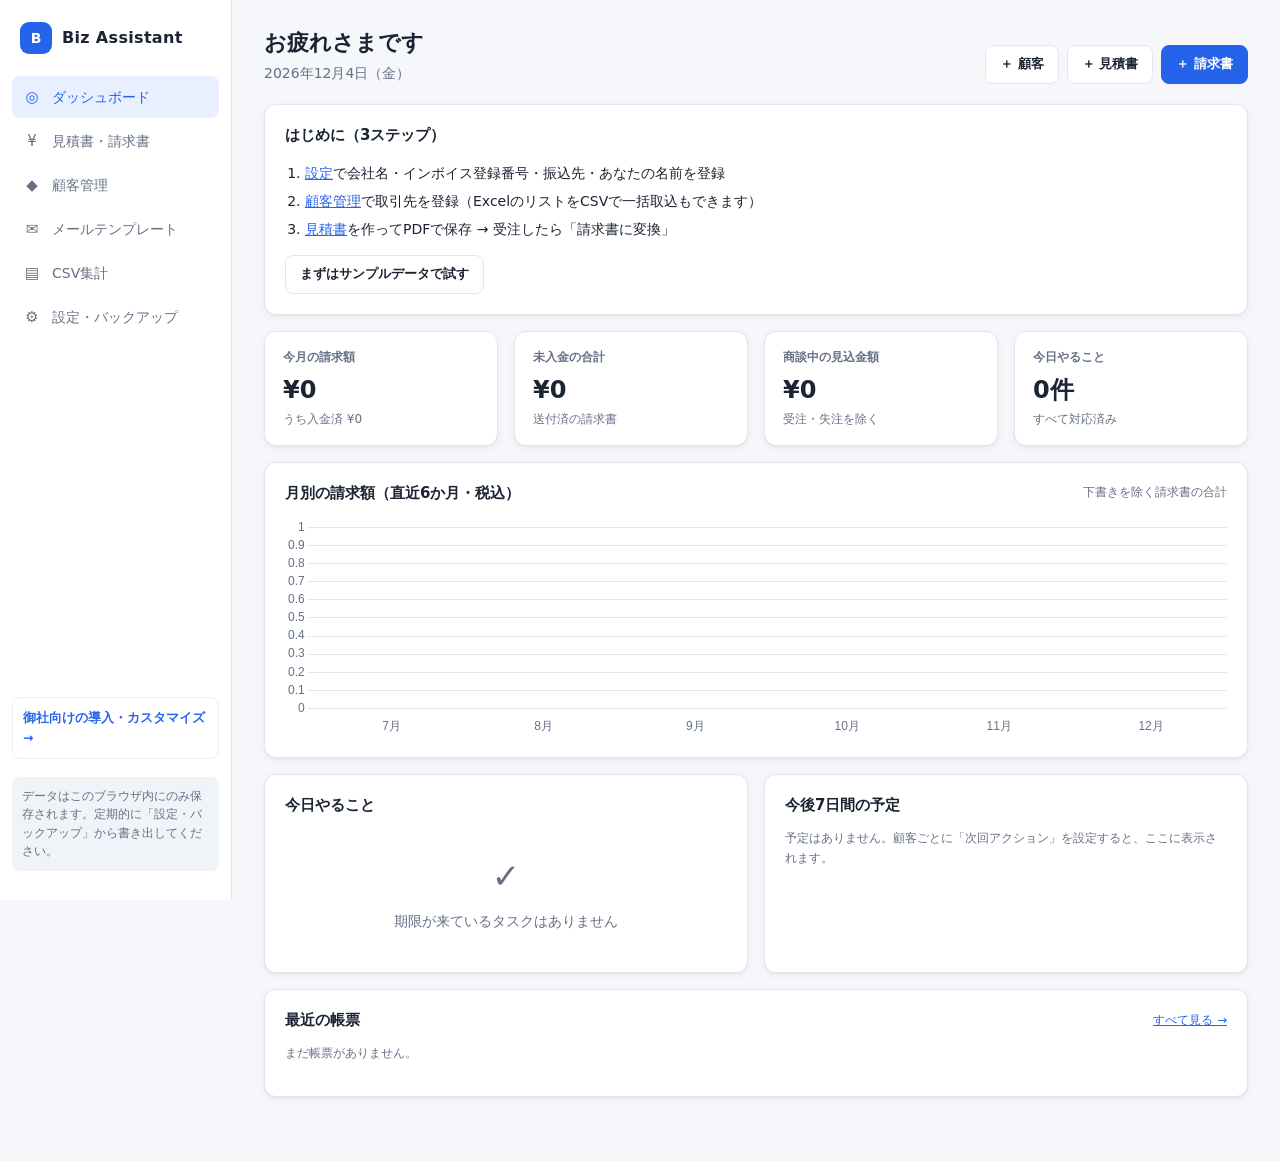
<file: index.html>
<!doctype html>
<html lang="ja">
<head>
  <meta charset="utf-8">
  <meta name="viewport" content="width=device-width, initial-scale=1">
  <title>Biz Assistant｜事務・営業の業務アシスタント</title>
  <meta name="description" content="見積書・請求書の作成、顧客管理、メールテンプレート、CSV集計をブラウザだけで。データは端末内に保存されます。">
  <link rel="icon" href="data:image/svg+xml,<svg xmlns='http://www.w3.org/2000/svg' viewBox='0 0 32 32'><rect width='32' height='32' rx='8' fill='%232563eb'/><path d='M9 8h9a5 5 0 0 1 1.8 9.7A5 5 0 0 1 18 27H9z' fill='white'/></svg>">
  <link rel="stylesheet" href="css/style.css">
</head>
<body>
  <div class="app">
    <aside class="sidebar" id="sidebar">
      <a class="brand" href="#/">
        <span class="brand-mark">B</span>
        <span class="brand-text">Biz Assistant</span>
      </a>
      <nav class="nav" id="nav">
        <a href="#/" data-route="dashboard"><span class="ico">◎</span><span>ダッシュボード</span></a>
        <a href="#/documents" data-route="documents"><span class="ico">¥</span><span>見積書・請求書</span></a>
        <a href="#/customers" data-route="customers"><span class="ico">◆</span><span>顧客管理</span></a>
        <a href="#/templates" data-route="templates"><span class="ico">✉</span><span>メールテンプレート</span></a>
        <a href="#/analyze" data-route="analyze"><span class="ico">▤</span><span>CSV集計</span></a>
        <a href="#/settings" data-route="settings"><span class="ico">⚙</span><span>設定・バックアップ</span></a>
      </nav>
      <a class="sidebar-promo" href="service.html">御社向けの導入・カスタマイズ →</a>
      <p class="sidebar-note">データはこのブラウザ内にのみ保存されます。定期的に「設定・バックアップ」から書き出してください。</p>
    </aside>
    <main class="main" id="view" tabindex="-1"></main>
  </div>
  <div class="toast-wrap" id="toasts" aria-live="polite"></div>
  <div class="modal-backdrop" id="modal" hidden></div>

  <script src="vendor/chart.umd.js"></script>
  <script src="vendor/xlsx.full.min.js"></script>
  <script src="js/db.js"></script>
  <script src="js/util.js"></script>
  <script src="js/settings.js"></script>
  <script src="js/documents.js"></script>
  <script src="js/products.js"></script>
  <script src="js/customers.js"></script>
  <script src="js/templates.js"></script>
  <script src="js/analyze.js"></script>
  <script src="js/dashboard.js"></script>
  <script src="js/sample.js"></script>
  <script src="js/app.js"></script>
</body>
</html>
</file>
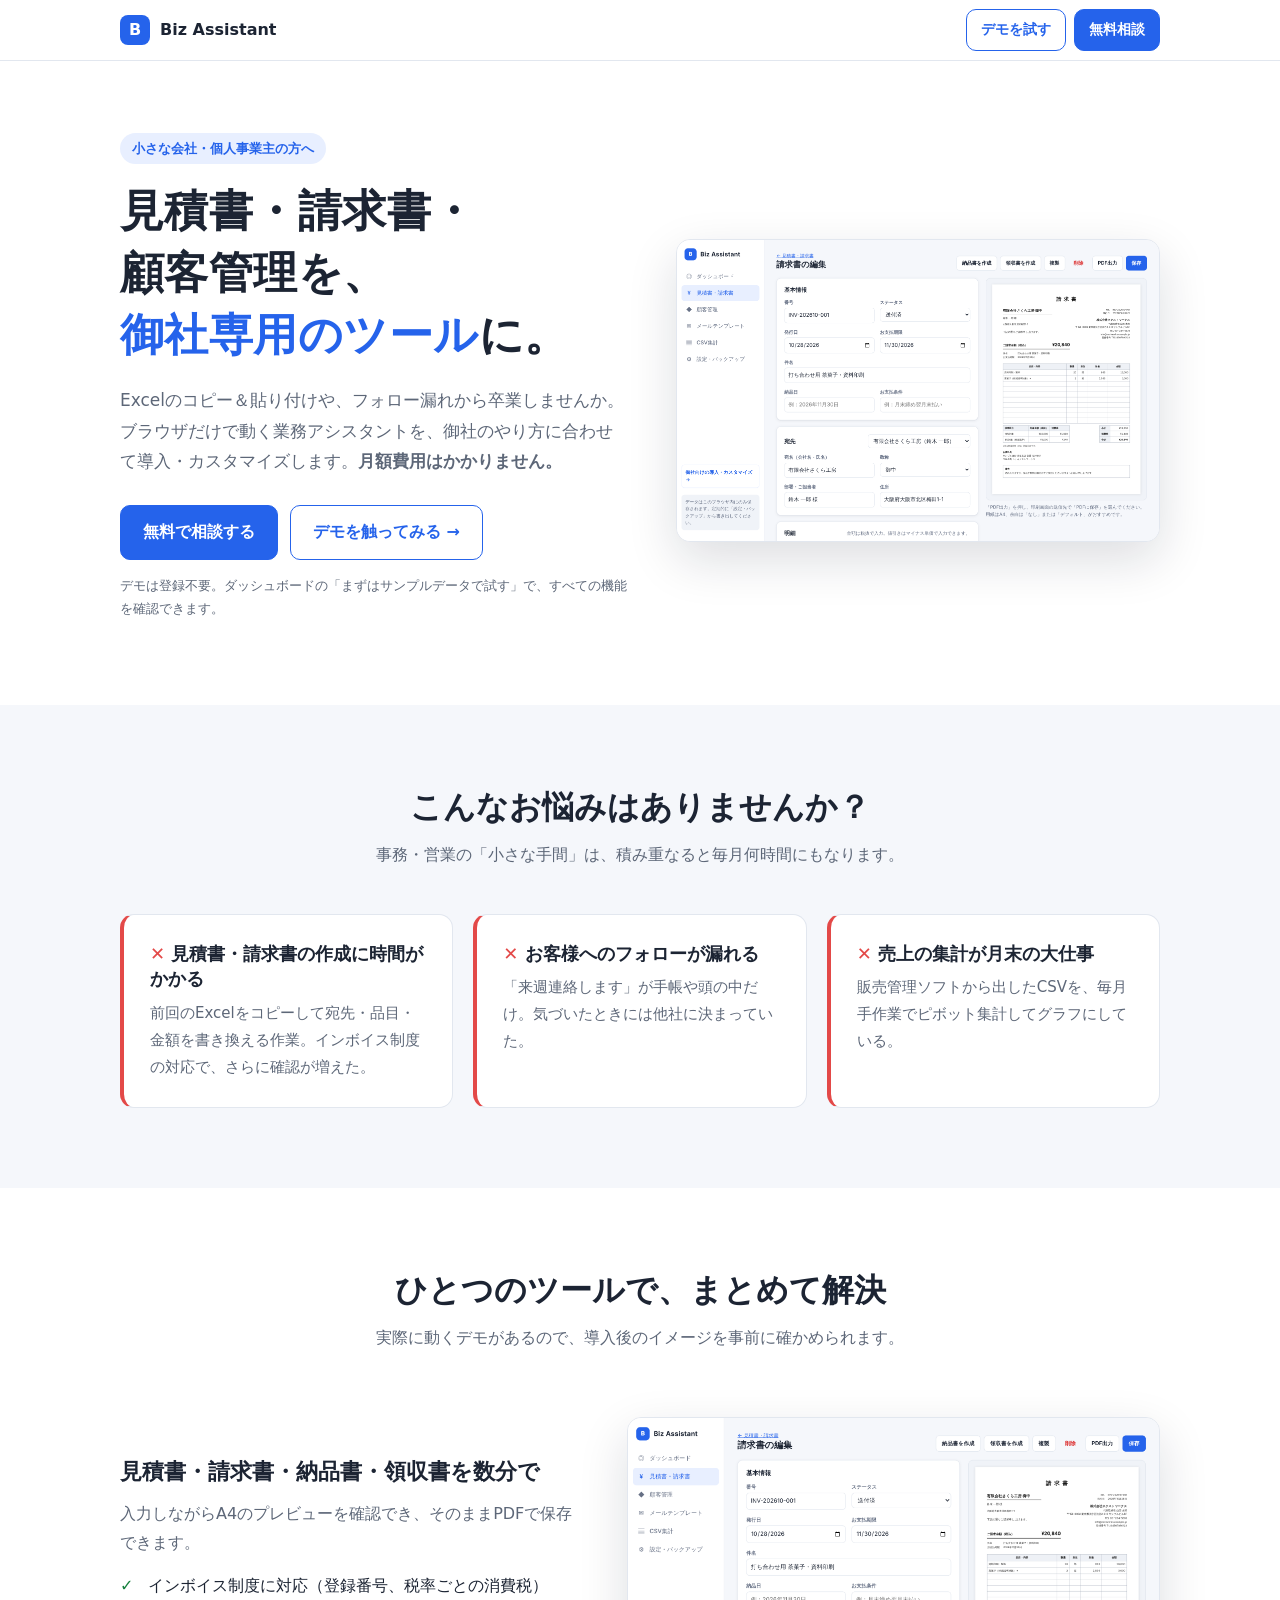
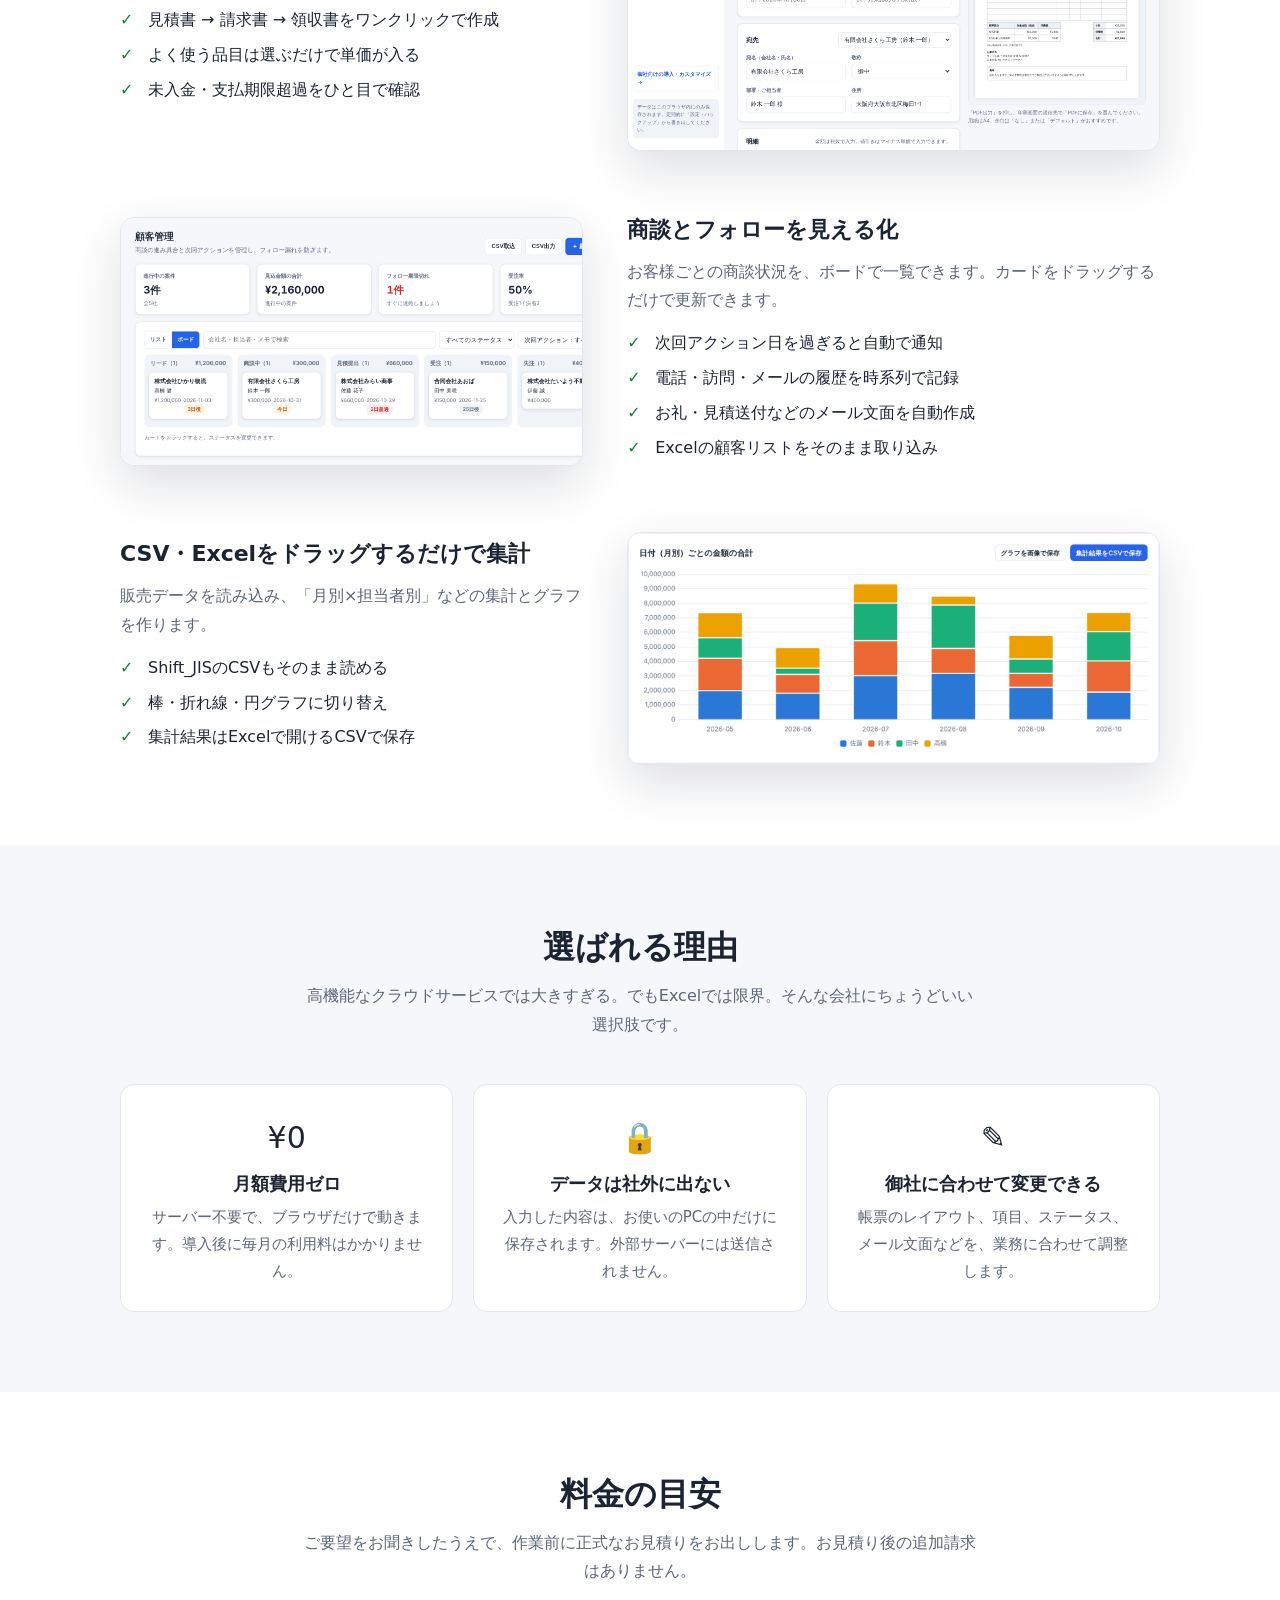
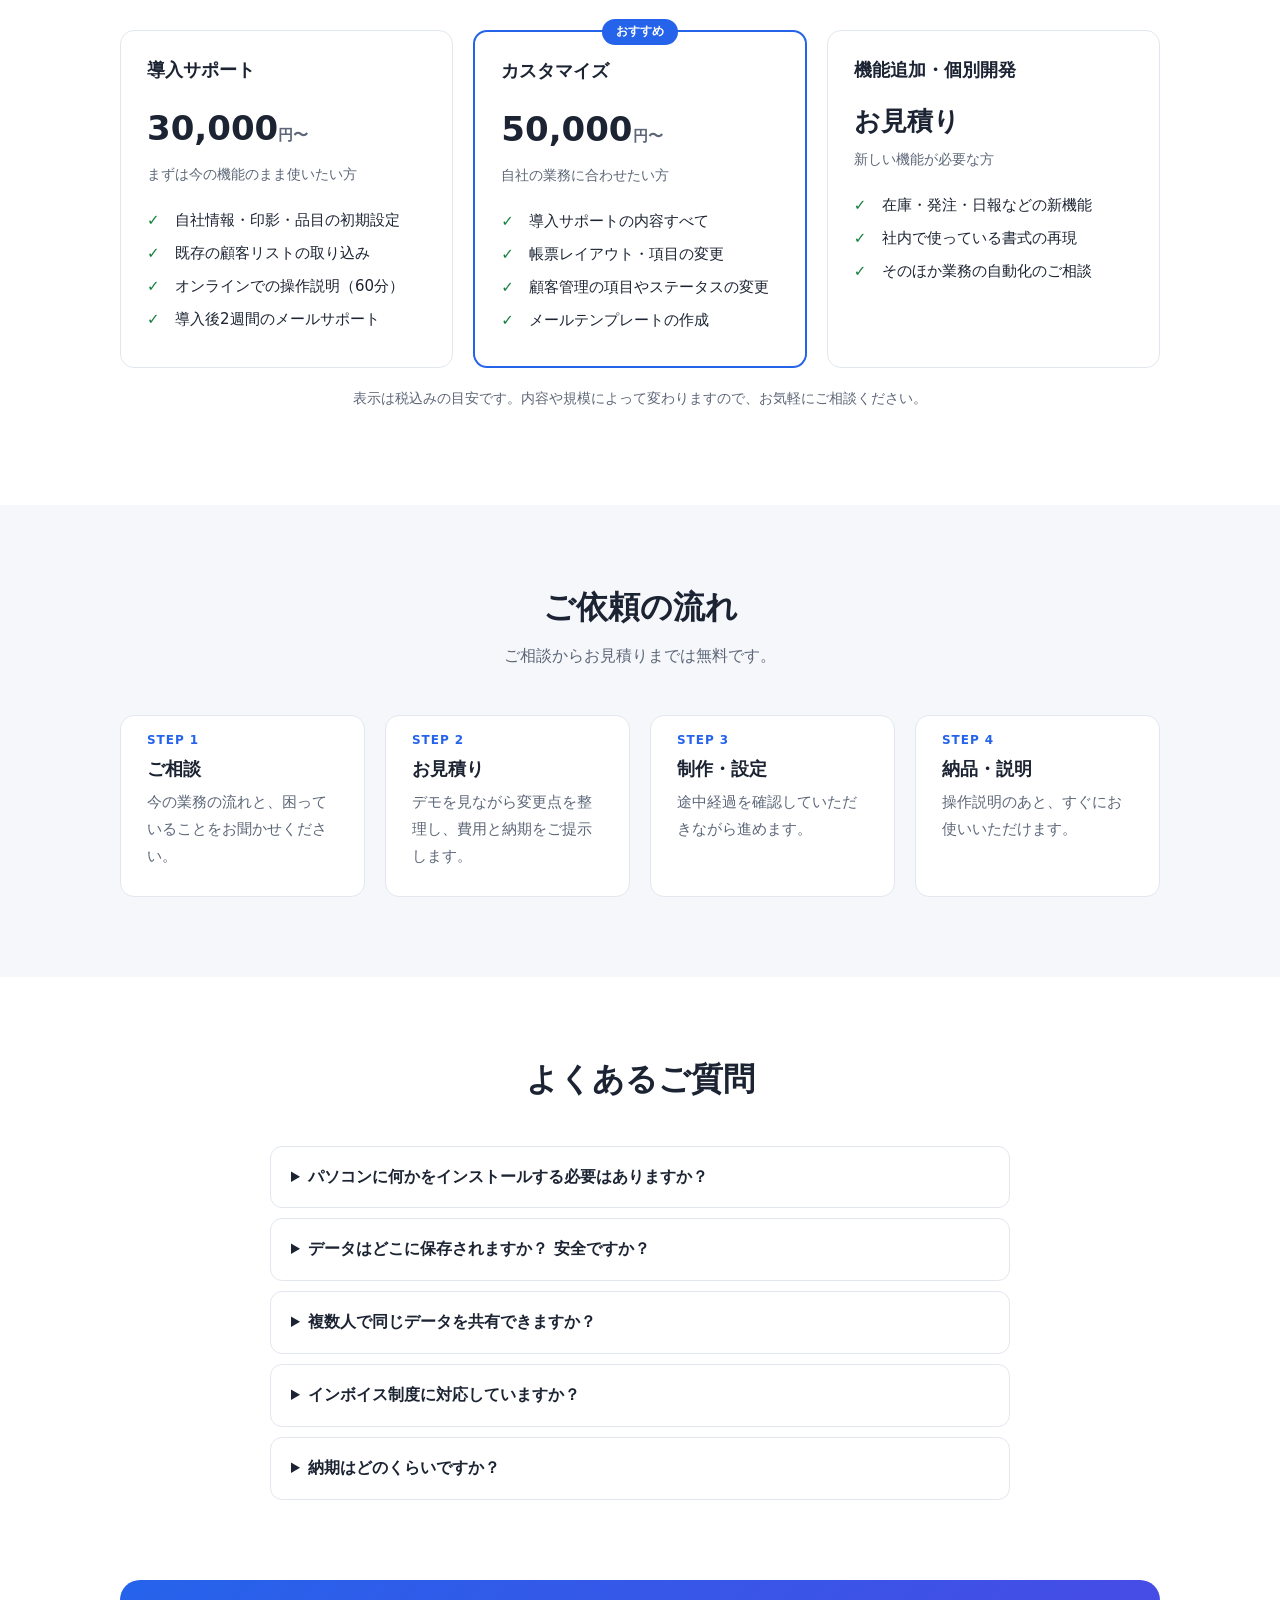
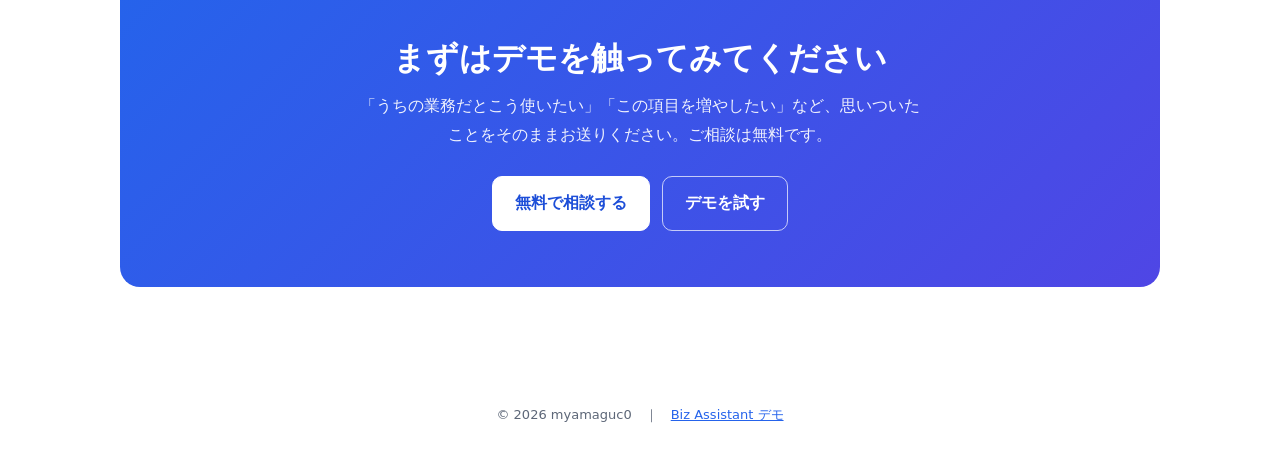
<file: service.html>
<!doctype html>
<html lang="ja">
<head>
  <meta charset="utf-8">
  <meta name="viewport" content="width=device-width, initial-scale=1">
  <title>業務ツール導入・カスタマイズ｜Biz Assistant</title>
  <meta name="description" content="見積書・請求書・顧客管理を、御社の業務に合わせたブラウザツールに。月額費用なし・データは社外に出ない業務アプリの導入とカスタマイズを承ります。">
  <link rel="icon" href="data:image/svg+xml,<svg xmlns='http://www.w3.org/2000/svg' viewBox='0 0 32 32'><rect width='32' height='32' rx='8' fill='%232563eb'/><path d='M9 8h9a5 5 0 0 1 1.8 9.7A5 5 0 0 1 18 27H9z' fill='white'/></svg>">
  <style>
    :root {
      --bg: #ffffff; --bg-soft: #f5f7fb; --text: #1c2433; --muted: #5d6778; --border: #e2e7ef;
      --primary: #2563eb; --primary-dark: #1d4ed8; --primary-weak: #e8efff; --ok: #15803d;
      --font: "Hiragino Sans", "Hiragino Kaku Gothic ProN", "Noto Sans JP", "Yu Gothic UI", "Yu Gothic", Meiryo, system-ui, sans-serif;
      color-scheme: light;
    }
    @media (prefers-color-scheme: dark) {
      :root:not([data-theme="light"]) { --bg: #0f141c; --bg-soft: #161d28; --text: #e6eaf1; --muted: #a3acbb; --border: #2a3444; --primary: #5b8cff; --primary-dark: #7aa2ff; --primary-weak: #1d2b48; --ok: #4ade80; color-scheme: dark; }
    }
    :root[data-theme="dark"] { --bg: #0f141c; --bg-soft: #161d28; --text: #e6eaf1; --muted: #a3acbb; --border: #2a3444; --primary: #5b8cff; --primary-dark: #7aa2ff; --primary-weak: #1d2b48; --ok: #4ade80; color-scheme: dark; }
    * { box-sizing: border-box; }
    body { margin: 0; background: var(--bg); color: var(--text); font-family: var(--font); line-height: 1.8; font-size: 16px; -webkit-font-smoothing: antialiased; }
    a { color: var(--primary); }
    img { max-width: 100%; height: auto; display: block; }
    .wrap { max-width: 1080px; margin: 0 auto; padding: 0 20px; }
    header.top { position: sticky; top: 0; z-index: 10; background: color-mix(in srgb, var(--bg) 88%, transparent); backdrop-filter: blur(8px); border-bottom: 1px solid var(--border); }
    header.top .wrap { display: flex; align-items: center; justify-content: space-between; height: 60px; gap: 12px; }
    .brand { display: flex; align-items: center; gap: 10px; font-weight: 700; color: var(--text); text-decoration: none; }
    .brand i { width: 30px; height: 30px; border-radius: 8px; background: var(--primary); color: #fff; display: grid; place-items: center; font-style: normal; font-weight: 800; }
    .btn { display: inline-flex; align-items: center; justify-content: center; gap: 8px; padding: 12px 22px; border-radius: 10px; font-weight: 700; text-decoration: none; border: 1.5px solid var(--primary); white-space: nowrap; }
    .btn-primary { background: var(--primary); color: #fff; }
    .btn-primary:hover { background: var(--primary-dark); border-color: var(--primary-dark); }
    .btn-outline { color: var(--primary); background: transparent; }
    .btn-sm { padding: 7px 14px; font-size: 14px; }
    section { padding: 80px 0; }
    section.soft { background: var(--bg-soft); }
    h1, h2, h3 { line-height: 1.4; margin: 0; }
    h2 { font-size: clamp(24px, 3.4vw, 32px); text-align: center; margin-bottom: 12px; }
    .lead { text-align: center; color: var(--muted); margin: 0 auto 44px; max-width: 680px; }
    .eyebrow { display: inline-block; font-size: 13px; font-weight: 700; color: var(--primary); background: var(--primary-weak); padding: 4px 12px; border-radius: 999px; margin-bottom: 16px; }

    .hero { padding: 72px 0 56px; }
    .hero .wrap { display: grid; grid-template-columns: 1.05fr 1fr; gap: 48px; align-items: center; }
    .hero h1 { font-size: clamp(28px, 4.4vw, 44px); letter-spacing: .01em; }
    .hero h1 em { font-style: normal; color: var(--primary); }
    .hero p { color: var(--muted); font-size: 17px; margin: 20px 0 28px; }
    .hero .cta { display: flex; gap: 12px; flex-wrap: wrap; }
    .hero .note { font-size: 13px; color: var(--muted); margin-top: 14px; }
    .shot { border-radius: 14px; border: 1px solid var(--border); box-shadow: 0 18px 50px rgba(16, 24, 40, .14); overflow: hidden; background: #fff; }

    .grid { display: grid; gap: 20px; }
    .g3 { grid-template-columns: repeat(3, 1fr); }
    .g2 { grid-template-columns: repeat(2, 1fr); }
    .card { background: var(--bg); border: 1px solid var(--border); border-radius: 14px; padding: 26px; }
    .card h3 { font-size: 18px; margin-bottom: 8px; }
    .card p { margin: 0; color: var(--muted); font-size: 15px; }
    .pain .card { border-left: 4px solid #e34948; }
    .pain .card h3::before { content: "✕ "; color: #e34948; }

    .feature { display: grid; grid-template-columns: 1fr 1.15fr; gap: 44px; align-items: center; margin-top: 64px; }
    .feature:nth-of-type(even) .text { order: 2; }
    .feature h3 { font-size: 22px; margin-bottom: 12px; }
    .feature p { color: var(--muted); margin: 0 0 14px; }
    .checks { list-style: none; padding: 0; margin: 0; }
    .checks li { padding-left: 28px; position: relative; margin: 6px 0; }
    .checks li::before { content: "✓"; position: absolute; left: 0; top: 0; color: var(--ok); font-weight: 800; }

    .why .card { text-align: center; }
    .why .ico { font-size: 30px; margin-bottom: 6px; }

    .price .card { display: flex; flex-direction: column; }
    .price .card.pick { border: 2px solid var(--primary); position: relative; }
    .price .card.pick::before { content: "おすすめ"; position: absolute; top: -13px; left: 50%; transform: translateX(-50%); background: var(--primary); color: #fff; font-size: 12px; font-weight: 700; padding: 2px 14px; border-radius: 999px; }
    .price .amount { font-size: 34px; font-weight: 800; margin: 8px 0 2px; font-variant-numeric: tabular-nums; }
    .price .amount small { font-size: 15px; font-weight: 600; color: var(--muted); }
    .price .who { color: var(--muted); font-size: 14px; margin-bottom: 14px; }
    .price ul { font-size: 15px; flex: 1; }
    .price-note { text-align: center; color: var(--muted); font-size: 14px; margin-top: 18px; }

    .steps { counter-reset: s; }
    .steps .card { position: relative; padding-top: 40px; }
    .steps .card::before { counter-increment: s; content: "STEP " counter(s); position: absolute; top: 14px; left: 26px; font-size: 12px; font-weight: 800; color: var(--primary); letter-spacing: .08em; }
    .g4 { grid-template-columns: repeat(4, 1fr); }

    details { border: 1px solid var(--border); border-radius: 12px; padding: 16px 20px; background: var(--bg); }
    details + details { margin-top: 10px; }
    summary { font-weight: 700; cursor: pointer; }
    details p { color: var(--muted); margin: 10px 0 0; }

    .final { text-align: center; background: linear-gradient(135deg, var(--primary), #4f46e5); color: #fff; border-radius: 20px; padding: 56px 24px; }
    .final h2 { color: #fff; }
    .final p { opacity: .92; margin: 0 auto 26px; max-width: 560px; }
    .final .btn-primary { background: #fff; color: #1d4ed8; border-color: #fff; }
    .final .btn-outline { color: #fff; border-color: rgba(255, 255, 255, .7); }
    footer { padding: 36px 0; text-align: center; font-size: 13px; color: var(--muted); }

    @media (max-width: 860px) {
      section { padding: 56px 0; }
      .hero .wrap, .feature { grid-template-columns: 1fr; gap: 28px; }
      .feature:nth-of-type(even) .text { order: 0; }
      .g3, .g4 { grid-template-columns: 1fr; }
      .g2 { grid-template-columns: 1fr; }
      header.top .hide-sp { display: none; }
    }
  </style>
</head>
<body>
  <header class="top">
    <div class="wrap">
      <a class="brand" href="#"><i>B</i><span>Biz Assistant</span></a>
      <div style="display:flex; gap:8px">
        <a class="btn btn-outline btn-sm hide-sp" href="./#/">デモを試す</a>
        <a class="btn btn-primary btn-sm" data-contact href="#contact">無料相談</a>
      </div>
    </div>
  </header>

  <section class="hero">
    <div class="wrap">
      <div>
        <span class="eyebrow">小さな会社・個人事業主の方へ</span>
        <h1>見積書・請求書・<span style="white-space:nowrap">顧客管理を、</span><br><em>御社専用のツール</em>に。</h1>
        <p>Excelのコピー＆貼り付けや、フォロー漏れから卒業しませんか。ブラウザだけで動く業務アシスタントを、御社のやり方に合わせて導入・カスタマイズします。<b>月額費用はかかりません。</b></p>
        <div class="cta">
          <a class="btn btn-primary" data-contact href="#contact">無料で相談する</a>
          <a class="btn btn-outline" href="./#/">デモを触ってみる →</a>
        </div>
        <p class="note">デモは登録不要。ダッシュボードの「まずはサンプルデータで試す」で、すべての機能を確認できます。</p>
      </div>
      <div class="shot"><img src="docs/lp-invoice.png" alt="請求書の編集画面。左で入力すると右にA4のプレビューが表示される" width="1920" height="1200"></div>
    </div>
  </section>

  <section class="soft pain">
    <div class="wrap">
      <h2>こんなお悩みはありませんか？</h2>
      <p class="lead">事務・営業の「小さな手間」は、積み重なると毎月何時間にもなります。</p>
      <div class="grid g3">
        <div class="card"><h3>見積書・請求書の作成に時間がかかる</h3><p>前回のExcelをコピーして宛先・品目・金額を書き換える作業。インボイス制度の対応で、さらに確認が増えた。</p></div>
        <div class="card"><h3>お客様へのフォローが漏れる</h3><p>「来週連絡します」が手帳や頭の中だけ。気づいたときには他社に決まっていた。</p></div>
        <div class="card"><h3>売上の集計が月末の大仕事</h3><p>販売管理ソフトから出したCSVを、毎月手作業でピボット集計してグラフにしている。</p></div>
      </div>
    </div>
  </section>

  <section>
    <div class="wrap">
      <h2>ひとつのツールで、まとめて解決</h2>
      <p class="lead">実際に動くデモがあるので、導入後のイメージを事前に確かめられます。</p>

      <div class="feature">
        <div class="text">
          <h3>見積書・請求書・納品書・領収書を数分で</h3>
          <p>入力しながらA4のプレビューを確認でき、そのままPDFで保存できます。</p>
          <ul class="checks">
            <li>インボイス制度に対応（登録番号、税率ごとの消費税）</li>
            <li>見積書 → 請求書 → 領収書をワンクリックで作成</li>
            <li>よく使う品目は選ぶだけで単価が入る</li>
            <li>未入金・支払期限超過をひと目で確認</li>
          </ul>
        </div>
        <div class="shot"><img src="docs/lp-invoice.png" alt="見積書・請求書の作成画面" loading="lazy" width="1920" height="1200"></div>
      </div>

      <div class="feature">
        <div class="text">
          <h3>商談とフォローを見える化</h3>
          <p>お客様ごとの商談状況を、ボードで一覧できます。カードをドラッグするだけで更新できます。</p>
          <ul class="checks">
            <li>次回アクション日を過ぎると自動で通知</li>
            <li>電話・訪問・メールの履歴を時系列で記録</li>
            <li>お礼・見積送付などのメール文面を自動作成</li>
            <li>Excelの顧客リストをそのまま取り込み</li>
          </ul>
        </div>
        <div class="shot"><img src="docs/lp-customers.png" alt="顧客管理のボード表示" loading="lazy" width="1572" height="840"></div>
      </div>

      <div class="feature">
        <div class="text">
          <h3>CSV・Excelをドラッグするだけで集計</h3>
          <p>販売データを読み込み、「月別×担当者別」などの集計とグラフを作ります。</p>
          <ul class="checks">
            <li>Shift_JISのCSVもそのまま読める</li>
            <li>棒・折れ線・円グラフに切り替え</li>
            <li>集計結果はExcelで開けるCSVで保存</li>
          </ul>
        </div>
        <div class="shot"><img src="docs/lp-analyze.png" alt="売上の月別・担当者別集計とグラフ" loading="lazy" width="1476" height="642"></div>
      </div>
    </div>
  </section>

  <section class="soft why">
    <div class="wrap">
      <h2>選ばれる理由</h2>
      <p class="lead">高機能なクラウドサービスでは大きすぎる。でもExcelでは限界。そんな会社にちょうどいい選択肢です。</p>
      <div class="grid g3">
        <div class="card"><div class="ico">¥0</div><h3>月額費用ゼロ</h3><p>サーバー不要で、ブラウザだけで動きます。導入後に毎月の利用料はかかりません。</p></div>
        <div class="card"><div class="ico">🔒</div><h3>データは社外に出ない</h3><p>入力した内容は、お使いのPCの中だけに保存されます。外部サーバーには送信されません。</p></div>
        <div class="card"><div class="ico">✎</div><h3>御社に合わせて変更できる</h3><p>帳票のレイアウト、項目、ステータス、メール文面などを、業務に合わせて調整します。</p></div>
      </div>
    </div>
  </section>

  <section class="price">
    <div class="wrap">
      <h2>料金の目安</h2>
      <p class="lead">ご要望をお聞きしたうえで、作業前に正式なお見積りをお出しします。お見積り後の追加請求はありません。</p>
      <div class="grid g3">
        <div class="card">
          <h3>導入サポート</h3>
          <div class="amount">30,000<small>円〜</small></div>
          <div class="who">まずは今の機能のまま使いたい方</div>
          <ul class="checks">
            <li>自社情報・印影・品目の初期設定</li>
            <li>既存の顧客リストの取り込み</li>
            <li>オンラインでの操作説明（60分）</li>
            <li>導入後2週間のメールサポート</li>
          </ul>
        </div>
        <div class="card pick">
          <h3>カスタマイズ</h3>
          <div class="amount">50,000<small>円〜</small></div>
          <div class="who">自社の業務に合わせたい方</div>
          <ul class="checks">
            <li>導入サポートの内容すべて</li>
            <li>帳票レイアウト・項目の変更</li>
            <li>顧客管理の項目やステータスの変更</li>
            <li>メールテンプレートの作成</li>
          </ul>
        </div>
        <div class="card">
          <h3>機能追加・個別開発</h3>
          <div class="amount" style="font-size:26px">お見積り</div>
          <div class="who">新しい機能が必要な方</div>
          <ul class="checks">
            <li>在庫・発注・日報などの新機能</li>
            <li>社内で使っている書式の再現</li>
            <li>そのほか業務の自動化のご相談</li>
          </ul>
        </div>
      </div>
      <p class="price-note">表示は税込みの目安です。内容や規模によって変わりますので、お気軽にご相談ください。</p>
    </div>
  </section>

  <section class="soft steps">
    <div class="wrap">
      <h2>ご依頼の流れ</h2>
      <p class="lead">ご相談からお見積りまでは無料です。</p>
      <div class="grid g4">
        <div class="card"><h3>ご相談</h3><p>今の業務の流れと、困っていることをお聞かせください。</p></div>
        <div class="card"><h3>お見積り</h3><p>デモを見ながら変更点を整理し、費用と納期をご提示します。</p></div>
        <div class="card"><h3>制作・設定</h3><p>途中経過を確認していただきながら進めます。</p></div>
        <div class="card"><h3>納品・説明</h3><p>操作説明のあと、すぐにお使いいただけます。</p></div>
      </div>
    </div>
  </section>

  <section>
    <div class="wrap" style="max-width:780px">
      <h2>よくあるご質問</h2>
      <p class="lead"></p>
      <details><summary>パソコンに何かをインストールする必要はありますか？</summary><p>いいえ。Chrome や Edge などのブラウザで開くだけで使えます。社内のPCにファイルを置いて使う方法と、Webで公開して使う方法の、どちらにも対応できます。</p></details>
      <details><summary>データはどこに保存されますか？ 安全ですか？</summary><p>お使いのブラウザの中（PC内）に保存され、外部のサーバーには送信されません。そのぶん、PCの故障やブラウザのデータ削除に備えて、定期的なバックアップ（ボタン1つでファイルに書き出せます）をおすすめしています。</p></details>
      <details><summary>複数人で同じデータを共有できますか？</summary><p>標準の構成では、データはPCごとに保存されます。複数人での共有が必要な場合は、クラウドとの連携などの方法をご提案しますので、ご相談ください。</p></details>
      <details><summary>インボイス制度に対応していますか？</summary><p>適格請求書の記載事項（登録番号、税率ごとの対価の合計と消費税額など）に対応しています。消費税の端数処理は、1枚の書類につき税率ごとに1回です。</p></details>
      <details><summary>納期はどのくらいですか？</summary><p>導入サポートは最短1週間、カスタマイズは内容により2〜4週間が目安です。</p></details>
    </div>
  </section>

  <section id="contact" style="padding-top:0">
    <div class="wrap">
      <div class="final">
        <h2>まずはデモを触ってみてください</h2>
        <p>「うちの業務だとこう使いたい」「この項目を増やしたい」など、思いついたことをそのままお送りください。ご相談は無料です。</p>
        <div style="display:flex; gap:12px; justify-content:center; flex-wrap:wrap">
          <a class="btn btn-primary" data-contact data-contact-label href="#">無料で相談する</a>
          <a class="btn btn-outline" href="./#/">デモを試す</a>
        </div>
      </div>
    </div>
  </section>

  <footer>
    <div class="wrap">© <span id="yr"></span> <span data-name></span>　｜　<a href="./#/">Biz Assistant デモ</a></div>
  </footer>

  <script>
    /* ===== ここを書き換えるだけで、問い合わせ先と表示名を変更できます ===== */
    const CONFIG = {
      name: 'myamaguc0',                                                   // 表示名（本名・屋号など）
      contactUrl: 'https://github.com/myamaguc0/myamaguc01-/issues/new',   // 問い合わせ先（ココナラのURL、Googleフォーム、mailto:〜 など）
      contactLabel: '無料で相談する',                                       // 問い合わせボタンの文字
    };
    /* ===================================================================== */
    document.querySelectorAll('[data-contact]').forEach((a) => {
      if (a.getAttribute('href') !== '#contact') { a.href = CONFIG.contactUrl; a.target = '_blank'; a.rel = 'noopener'; }
    });
    document.querySelectorAll('[data-contact-label]').forEach((a) => (a.textContent = CONFIG.contactLabel));
    document.querySelectorAll('[data-name]').forEach((el) => (el.textContent = CONFIG.name));
    document.getElementById('yr').textContent = new Date().getFullYear();
  </script>
</body>
</html>
</file>
<file: css/style.css>
:root {
  --bg: #f5f7fb;
  --surface: #ffffff;
  --surface-2: #f0f3f8;
  --border: #e2e7ef;
  --text: #1c2433;
  --muted: #667085;
  --primary: #2563eb;
  --primary-weak: #e8efff;
  --danger: #dc2626;
  --danger-weak: #fdecec;
  --warn: #b45309;
  --warn-weak: #fff4e0;
  --ok: #15803d;
  --ok-weak: #e7f6ec;
  --shadow: 0 1px 2px rgba(16, 24, 40, .05), 0 2px 8px rgba(16, 24, 40, .05);
  --radius: 12px;
  --font: "Hiragino Sans", "Hiragino Kaku Gothic ProN", "Noto Sans JP", "Yu Gothic UI", "Yu Gothic", Meiryo, system-ui, sans-serif;
  color-scheme: light;
}
@media (prefers-color-scheme: dark) {
  :root {
    --bg: #0f141c;
    --surface: #171e29;
    --surface-2: #1e2734;
    --border: #2a3444;
    --text: #e6eaf1;
    --muted: #98a2b3;
    --primary: #5b8cff;
    --primary-weak: #1d2b48;
    --danger: #f87171;
    --danger-weak: #3a1d1f;
    --warn: #fbbf24;
    --warn-weak: #3a2c12;
    --ok: #4ade80;
    --ok-weak: #15301f;
    --shadow: 0 1px 2px rgba(0, 0, 0, .3);
    color-scheme: dark;
  }
}

* { box-sizing: border-box; }
html, body { margin: 0; }
body { background: var(--bg); color: var(--text); font-family: var(--font); font-size: 14px; line-height: 1.6; -webkit-font-smoothing: antialiased; }
a { color: var(--primary); }
h1, h2, h3, h4 { margin: 0; line-height: 1.35; }
input, select, textarea, button { font: inherit; color: inherit; }

/* ---------- layout ---------- */
.app { display: grid; grid-template-columns: 232px 1fr; min-height: 100vh; }
.sidebar { position: sticky; top: 0; height: 100vh; background: var(--surface); border-right: 1px solid var(--border); padding: 18px 12px; display: flex; flex-direction: column; gap: 18px; }
.brand { display: flex; align-items: center; gap: 10px; text-decoration: none; color: var(--text); padding: 4px 8px; }
.brand-mark { width: 32px; height: 32px; border-radius: 9px; background: var(--primary); color: #fff; display: grid; place-items: center; font-weight: 800; }
.brand-text { font-weight: 700; font-size: 16px; letter-spacing: .02em; }
.nav { display: flex; flex-direction: column; gap: 2px; }
.nav a { display: flex; align-items: center; gap: 10px; padding: 9px 10px; border-radius: 8px; color: var(--muted); text-decoration: none; font-weight: 500; }
.nav a:hover { background: var(--surface-2); color: var(--text); }
.nav a.active { background: var(--primary-weak); color: var(--primary); }
.nav .ico { width: 20px; text-align: center; font-size: 15px; }
.sidebar-promo { margin-top: auto; font-size: 12.5px; font-weight: 600; text-decoration: none; padding: 10px; border: 1px solid var(--primary-weak); border-radius: 8px; color: var(--primary); }
.sidebar-promo:hover { background: var(--primary-weak); }
@media (max-width: 860px) { .sidebar-promo { display: none; } }
.sidebar-note { margin-top: 0; font-size: 11.5px; color: var(--muted); padding: 10px; background: var(--surface-2); border-radius: 8px; }
.main { padding: 28px 32px 64px; max-width: 1280px; width: 100%; outline: none; }

@media (max-width: 860px) {
  .app { grid-template-columns: 1fr; }
  .sidebar { position: sticky; z-index: 20; height: auto; flex-direction: row; align-items: center; padding: 8px 12px; gap: 8px; border-right: 0; border-bottom: 1px solid var(--border); overflow-x: auto; }
  .brand-text, .sidebar-note { display: none; }
  .nav { flex-direction: row; }
  .nav a { white-space: nowrap; padding: 7px 10px; font-size: 13px; }
  .nav a span:not(.ico) { display: none; }
  .nav a.active span:not(.ico) { display: inline; }
  .main { padding: 18px 16px 48px; }
}

/* ---------- page header ---------- */
.page-head { display: flex; align-items: flex-end; justify-content: space-between; gap: 16px; margin-bottom: 20px; flex-wrap: wrap; }
.page-head h1 { font-size: 22px; }
.page-head p { margin: 4px 0 0; color: var(--muted); }
.actions { display: flex; gap: 8px; flex-wrap: wrap; align-items: center; }

/* ---------- components ---------- */
.card { background: var(--surface); border: 1px solid var(--border); border-radius: var(--radius); box-shadow: var(--shadow); padding: 20px; }
.card + .card { margin-top: 16px; }
.grid > .card + .card { margin-top: 0; }
.card h2 { font-size: 15px; margin-bottom: 14px; }
.card-head { display: flex; justify-content: space-between; align-items: center; gap: 12px; margin-bottom: 14px; flex-wrap: wrap; }
.card-head h2 { margin: 0; }
.grid { display: grid; gap: 16px; }
.grid-2 { grid-template-columns: repeat(2, minmax(0, 1fr)); }
.grid-3 { grid-template-columns: repeat(3, minmax(0, 1fr)); }
.grid-4 { grid-template-columns: repeat(4, minmax(0, 1fr)); }
@media (max-width: 1000px) { .grid-4 { grid-template-columns: repeat(2, minmax(0, 1fr)); } .grid-3 { grid-template-columns: 1fr; } }
@media (max-width: 640px) { .grid-2, .grid-4 { grid-template-columns: 1fr; } }

.btn { display: inline-flex; align-items: center; justify-content: center; gap: 6px; padding: 8px 14px; border-radius: 8px; border: 1px solid var(--border); background: var(--surface); cursor: pointer; font-weight: 600; font-size: 13px; text-decoration: none; color: var(--text); white-space: nowrap; }
.btn:hover { background: var(--surface-2); }
.btn-primary { background: var(--primary); border-color: var(--primary); color: #fff; }
.btn-primary:hover { background: var(--primary); filter: brightness(1.08); }
.btn-danger { background: var(--danger); border-color: var(--danger); color: #fff; }
.btn-danger:hover { background: var(--danger); filter: brightness(1.08); }
.btn-ghost { border-color: transparent; background: transparent; }
.btn-sm { padding: 5px 10px; font-size: 12px; }
.icon-btn { border: 0; background: transparent; cursor: pointer; font-size: 18px; color: var(--muted); width: 32px; height: 32px; border-radius: 6px; }
.icon-btn:hover { background: var(--surface-2); color: var(--text); }

.field { display: flex; flex-direction: column; gap: 5px; }
.field > span { font-size: 12px; font-weight: 600; color: var(--muted); }
.field small { color: var(--muted); font-size: 11.5px; }
.input, .field input, .field select, .field textarea { width: 100%; padding: 8px 10px; border: 1px solid var(--border); border-radius: 8px; background: var(--surface); }
.input:focus, .field input:focus, .field select:focus, .field textarea:focus, .items input:focus, .items select:focus { outline: 2px solid var(--primary-weak); border-color: var(--primary); }
textarea { resize: vertical; min-height: 80px; }
.form-grid { display: grid; grid-template-columns: repeat(2, minmax(0, 1fr)); gap: 14px; }
.form-grid .span-2 { grid-column: span 2; }
@media (max-width: 640px) { .form-grid { grid-template-columns: 1fr; } .form-grid .span-2 { grid-column: auto; } }

.toolbar { display: flex; gap: 8px; margin-bottom: 14px; flex-wrap: wrap; }
.toolbar .input { width: auto; flex: 1 1 200px; }
.toolbar select.input { flex: 0 0 auto; }

.table-wrap { overflow-x: auto; }
table.table { width: 100%; border-collapse: collapse; }
.table th, .table td { padding: 10px 12px; border-bottom: 1px solid var(--border); text-align: left; vertical-align: middle; }
.table th { font-size: 12px; color: var(--muted); font-weight: 600; background: var(--surface-2); white-space: nowrap; }
.table tbody tr:hover { background: var(--surface-2); }
.table tr.clickable { cursor: pointer; }
.table .r { text-align: right; font-variant-numeric: tabular-nums; }
.table .nowrap { white-space: nowrap; }

.badge { display: inline-block; padding: 2px 9px; border-radius: 999px; font-size: 11.5px; font-weight: 600; background: var(--surface-2); color: var(--muted); white-space: nowrap; }
.badge-blue { background: var(--primary-weak); color: var(--primary); }
.badge-green { background: var(--ok-weak); color: var(--ok); }
.badge-red { background: var(--danger-weak); color: var(--danger); }
.badge-amber { background: var(--warn-weak); color: var(--warn); }

.stat { padding: 16px 18px; }
.stat .label { color: var(--muted); font-size: 12px; font-weight: 600; }
.stat .value { font-size: 24px; font-weight: 700; margin-top: 4px; font-variant-numeric: tabular-nums; }
.stat .sub { color: var(--muted); font-size: 12px; }

.empty { text-align: center; padding: 40px 16px; color: var(--muted); }
.empty .big { font-size: 34px; margin-bottom: 6px; }
.muted { color: var(--muted); }
.small { font-size: 12px; }
.hint { background: var(--primary-weak); color: var(--text); border-radius: 8px; padding: 10px 12px; font-size: 12.5px; }
.danger-text { color: var(--danger); }
.warn-text { color: var(--warn); }
.list-plain { list-style: none; padding: 0; margin: 0; }
.list-plain li { padding: 10px 0; border-bottom: 1px solid var(--border); display: flex; justify-content: space-between; gap: 12px; align-items: center; }
.list-plain li:last-child { border-bottom: 0; }
.seg { display: inline-flex; border: 1px solid var(--border); border-radius: 8px; overflow: hidden; }
.seg button { border: 0; background: var(--surface); padding: 6px 12px; cursor: pointer; font-size: 12.5px; font-weight: 600; color: var(--muted); }
.seg button.on { background: var(--primary); color: #fff; }

/* ---------- toast / modal ---------- */
.toast-wrap { position: fixed; bottom: 20px; right: 20px; display: flex; flex-direction: column; gap: 8px; z-index: 100; }
.toast { background: #1c2433; color: #fff; padding: 10px 16px; border-radius: 8px; box-shadow: 0 6px 20px rgba(0, 0, 0, .2); font-size: 13px; transition: opacity .3s, transform .3s; }
.toast-err { background: var(--danger); }
.toast.out { opacity: 0; transform: translateY(6px); }
.modal-backdrop { position: fixed; inset: 0; background: rgba(15, 20, 28, .45); display: grid; place-items: center; z-index: 90; padding: 16px; }
.modal-backdrop[hidden] { display: none; }
.modal { background: var(--surface); border-radius: 14px; width: min(520px, 100%); max-height: 90vh; display: flex; flex-direction: column; box-shadow: 0 20px 50px rgba(0, 0, 0, .25); }
.modal-wide { width: min(760px, 100%); }
.modal-head { display: flex; justify-content: space-between; align-items: center; padding: 14px 18px; border-bottom: 1px solid var(--border); }
.modal-head h3 { font-size: 16px; }
.modal-body { padding: 18px; overflow-y: auto; }
.modal-body p { margin: 0; }
.modal-foot { display: flex; justify-content: flex-end; gap: 8px; padding: 12px 18px; border-top: 1px solid var(--border); }

/* ---------- document editor ---------- */
.doc-layout { display: grid; grid-template-columns: minmax(0, 1.25fr) minmax(0, 1fr); gap: 20px; align-items: start; }
.doc-layout .preview-col { position: sticky; top: 20px; }
@media (max-width: 1180px) { .doc-layout { grid-template-columns: 1fr; } .doc-layout .preview-col { position: static; } }
.items { width: 100%; border-collapse: collapse; table-layout: fixed; }
.items th { font-size: 11.5px; color: var(--muted); text-align: left; padding: 4px; font-weight: 600; }
.items td { padding: 3px; vertical-align: top; }
.items input, .items select { width: 100%; padding: 7px 8px; border: 1px solid var(--border); border-radius: 6px; background: var(--surface); }
.items .c-qty { width: 58px; } .items .c-unit { width: 52px; } .items .c-price { width: 96px; } .items .c-tax { width: 78px; } .items .c-amt { width: 84px; text-align: right; font-variant-numeric: tabular-nums; } .items td.c-amt { padding-top: 10px; } .items .c-del { width: 30px; }
.items input[type=number] { text-align: right; }
@media (max-width: 640px) {
  .items thead { display: none; }
  .items tr { display: grid; grid-template-columns: 1fr 1fr 1fr; gap: 4px; padding: 8px 0; border-bottom: 1px solid var(--border); }
  .items td { width: auto !important; }
  .items td.c-name { grid-column: 1 / -1; }
}
.totals-mini { display: flex; justify-content: flex-end; gap: 18px; margin-top: 10px; font-variant-numeric: tabular-nums; flex-wrap: wrap; }
.totals-mini b { font-size: 16px; }

.paper-wrap { background: var(--surface-2); border-radius: var(--radius); padding: 16px; overflow: auto; border: 1px solid var(--border); }
.paper-scale { transform-origin: top left; }

/* 帳票本体（画面でも印刷でも白地） */
.paper { width: 210mm; min-height: 297mm; padding: 16mm 15mm; background: #fff; color: #111; margin: 0 auto; box-shadow: 0 2px 12px rgba(0, 0, 0, .12); font-size: 10pt; line-height: 1.55; font-family: var(--font); }
.paper h1 { text-align: center; font-size: 20pt; letter-spacing: .5em; padding-left: .5em; margin-bottom: 8mm; font-weight: 700; }
.paper .p-top { display: flex; justify-content: space-between; gap: 8mm; }
.paper .p-to { flex: 1; }
.paper .p-to .name { font-size: 14pt; font-weight: 700; border-bottom: 1.5px solid #111; padding-bottom: 1mm; display: inline-block; min-width: 70mm; }
.paper .p-to .sub { margin-top: 3mm; }
.paper .p-meta { text-align: right; font-size: 9pt; }
.paper .p-meta table { margin-left: auto; border-collapse: collapse; }
.paper .p-meta td { padding: 0 0 0 4mm; }
.paper .p-from { margin-top: 4mm; text-align: right; position: relative; font-size: 9pt; }
.paper .p-from .co { font-size: 11pt; font-weight: 700; }
.paper .p-seal { position: absolute; right: -2mm; top: -2mm; width: 20mm; height: 20mm; object-fit: contain; opacity: .9; }
.paper .p-lead { margin-top: 6mm; }
.paper .p-total { margin-top: 3mm; display: flex; align-items: baseline; gap: 6mm; border-bottom: 2px solid #111; width: 95mm; padding-bottom: 1mm; }
.paper .p-total .t { font-size: 11pt; font-weight: 700; }
.paper .p-total .v { font-size: 17pt; font-weight: 700; margin-left: auto; }
.paper .p-cond { margin-top: 3mm; font-size: 9pt; }
.paper .p-cond td { padding: 0 4mm 0 0; }
.paper table.p-items { width: 100%; border-collapse: collapse; margin-top: 6mm; font-size: 9pt; }
.paper .p-items th { background: #eef1f6; border: 1px solid #9aa3b2; padding: 1.6mm 2mm; font-weight: 600; }
.paper .p-items td { border: 1px solid #9aa3b2; padding: 1.6mm 2mm; height: 7.4mm; }
.paper .p-items .r { text-align: right; font-variant-numeric: tabular-nums; }
.paper .p-items .c { text-align: center; }
.paper .p-sum { display: flex; justify-content: space-between; gap: 6mm; margin-top: 3mm; }
.paper .p-sum table { border-collapse: collapse; font-size: 9pt; }
.paper .p-sum td, .paper .p-sum th { border: 1px solid #9aa3b2; padding: 1.4mm 2.5mm; }
.paper .p-sum th { background: #eef1f6; font-weight: 600; text-align: left; }
.paper .p-sum .r { text-align: right; font-variant-numeric: tabular-nums; min-width: 28mm; }
.paper .p-sum .grand td, .paper .p-sum .grand th { font-weight: 700; }
.paper .p-note { margin-top: 6mm; border: 1px solid #9aa3b2; padding: 2.5mm 3mm; min-height: 18mm; font-size: 9pt; white-space: pre-wrap; }
.paper .p-note-h { font-weight: 700; margin-bottom: 1mm; }
.paper .p-bank { margin-top: 4mm; font-size: 9pt; }
.paper .p-foot { margin-top: 3mm; font-size: 8pt; color: #444; }

.paper .p-receipt { position: relative; margin-top: 6mm; padding: 5mm 6mm 4mm; border: 1.5px solid #111; text-align: center; }
.paper .p-amt { display: inline-flex; align-items: baseline; gap: 8mm; border-bottom: 2px solid #111; padding: 0 6mm 1mm; margin-bottom: 2mm; }
.paper .p-amt .t { font-size: 12pt; font-weight: 700; }
.paper .p-amt .v { font-size: 22pt; font-weight: 700; letter-spacing: .03em; }
.paper .p-tax-note { font-size: 9pt; margin-bottom: 3mm; }
.paper .p-tadashi { font-size: 11pt; margin-bottom: 1.5mm; }
.paper .p-stamp { position: absolute; left: 5mm; top: 50%; transform: translateY(-50%); width: 20mm; height: 24mm; border: 1px dashed #777; color: #777; font-size: 8pt; display: grid; place-items: center; line-height: 1.4; }

/* ---------- customers ---------- */
.kanban { display: grid; grid-template-columns: repeat(5, minmax(200px, 1fr)); gap: 12px; overflow-x: auto; padding-bottom: 6px; }
.kcol { background: var(--surface-2); border-radius: var(--radius); padding: 10px; min-height: 160px; }
.kcol h3 { font-size: 12.5px; display: flex; justify-content: space-between; margin: 2px 4px 10px; color: var(--muted); }
.kcol.drag-over { outline: 2px dashed var(--primary); }
.kcard { background: var(--surface); border: 1px solid var(--border); border-radius: 10px; padding: 10px 12px; margin-bottom: 8px; cursor: pointer; box-shadow: var(--shadow); }
.kcard:hover { border-color: var(--primary); }
.kcard .co { font-weight: 700; font-size: 13px; }
.kcard .meta { font-size: 11.5px; color: var(--muted); margin-top: 4px; display: flex; justify-content: space-between; gap: 6px; }
.timeline { list-style: none; margin: 0; padding: 0; }
.timeline li { position: relative; padding: 0 0 14px 18px; border-left: 2px solid var(--border); margin-left: 5px; }
.timeline li::before { content: ""; position: absolute; left: -6px; top: 4px; width: 10px; height: 10px; border-radius: 50%; background: var(--primary); }
.timeline .when { font-size: 11.5px; color: var(--muted); }
.timeline .what { white-space: pre-wrap; }

/* ---------- templates ---------- */
.tpl-layout { display: grid; grid-template-columns: 260px minmax(0, 1fr); gap: 16px; align-items: start; }
@media (max-width: 860px) { .tpl-layout { grid-template-columns: 1fr; } }
.tpl-list { list-style: none; margin: 0; padding: 6px; }
.tpl-list li { padding: 9px 10px; border-radius: 8px; cursor: pointer; display: flex; justify-content: space-between; gap: 6px; }
.tpl-list li:hover { background: var(--surface-2); }
.tpl-list li.on { background: var(--primary-weak); color: var(--primary); font-weight: 600; }
.chips { display: flex; flex-wrap: wrap; gap: 6px; }
.chip { border: 1px dashed var(--border); background: var(--surface-2); border-radius: 6px; padding: 3px 8px; font-size: 12px; cursor: pointer; }
.chip:hover { border-color: var(--primary); color: var(--primary); }
.mail-preview { background: var(--surface-2); border-radius: 8px; padding: 14px; white-space: pre-wrap; font-size: 13.5px; min-height: 200px; }
.mail-preview .subj { font-weight: 700; padding-bottom: 8px; margin-bottom: 10px; border-bottom: 1px solid var(--border); }
.mail-preview mark { background: var(--warn-weak); color: var(--warn); border-radius: 3px; padding: 0 2px; }

/* ---------- analyze ---------- */
.drop { display: block; border: 2px dashed var(--border); border-radius: var(--radius); padding: 36px 16px; text-align: center; color: var(--muted); cursor: pointer; transition: border-color .15s, background .15s; }
.drop:hover, .drop.over { border-color: var(--primary); background: var(--primary-weak); color: var(--text); }
.drop .big { font-size: 30px; }
.chart-box { position: relative; height: 340px; }

/* ---------- settings ---------- */
.seal-preview { width: 80px; height: 80px; border: 1px dashed var(--border); border-radius: 8px; display: grid; place-items: center; overflow: hidden; background: #fff; }
.seal-preview img { max-width: 100%; max-height: 100%; }

/* ---------- print ---------- */
@page { size: A4; margin: 0; }
@media print {
  body { background: #fff; }
  body > *:not(.print-root) { display: none !important; }
  .print-root { display: block !important; }
  .print-root .paper { box-shadow: none; margin: 0; width: 210mm; min-height: auto; }
  .print-root .paper + .paper { page-break-before: always; }
}
.print-root { display: none; }
</file>
